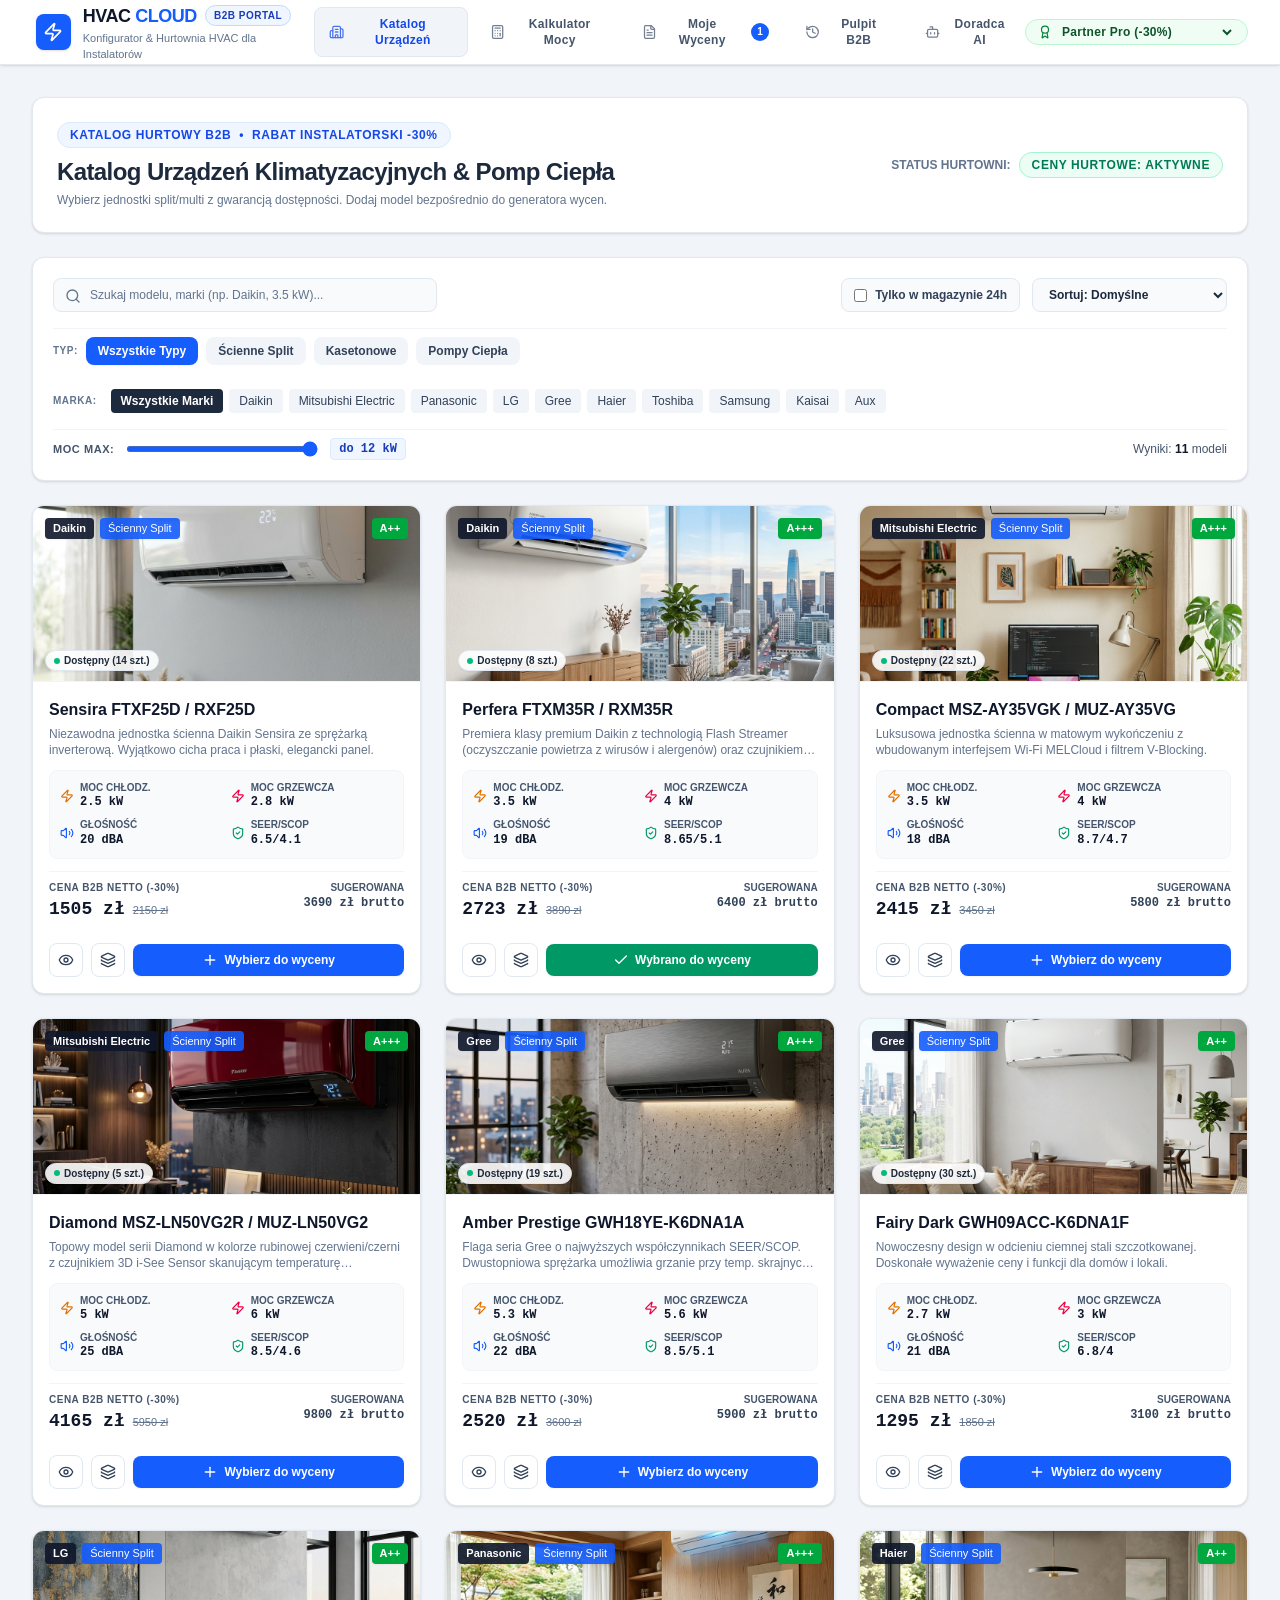
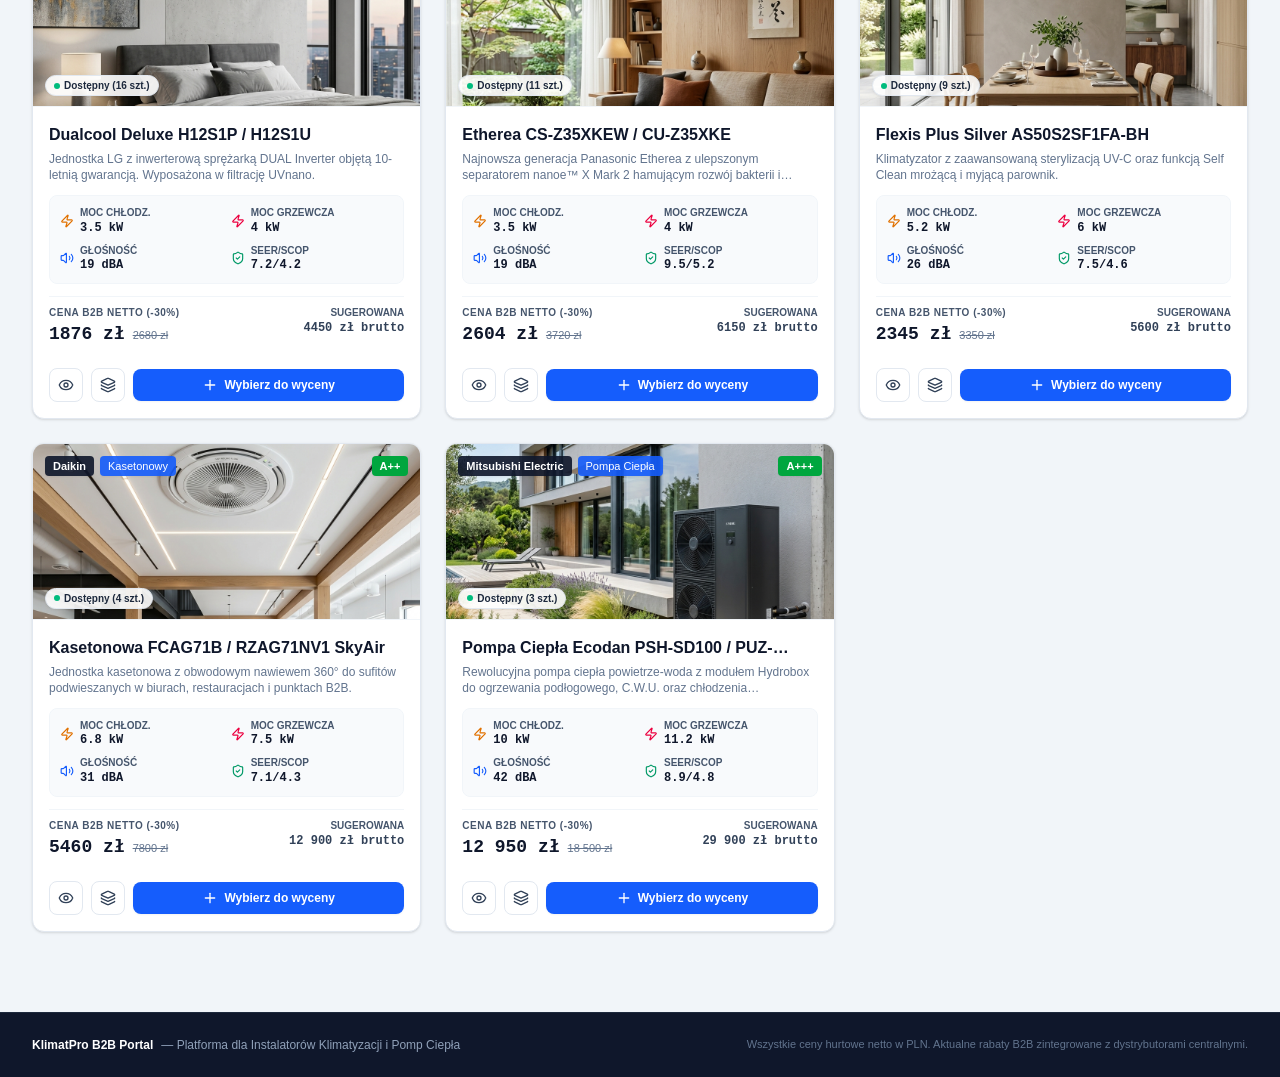
<file: index.html>
<!doctype html>
<html lang="pl">
  <head>
    <meta charset="UTF-8" />
    <link rel="icon" type="image/svg+xml" href="./favicon.svg" />
    <meta name="viewport" content="width=device-width, initial-scale=1.0" />
    <meta name="theme-color" content="#0f172a" />
    <meta name="description" content="KlimatPro B2B - Profesjonalna hurtownia klimatyzacji, pomp ciepła i konfigurator ofert dla instalatorów HVAC." />
    <meta property="og:title" content="KlimatPro B2B | Konfigurator i Hurtownia HVAC" />
    <meta property="og:description" content="Błyskawiczne generowanie ofert, katalog urządzeń Daikin, Mitsubishi, Gree, LG, Panasonic oraz kalkulator marży dla instalatorów." />
    <meta property="og:image" content="./images/og-klimatpro.png" />
    <meta property="og:type" content="website" />
    <title>KlimatPro B2B | Konfigurator HVAC &amp; Portal Hurtowy</title>
    <script type="module" crossorigin src="./assets/index-DzLiGwO_.js"></script>
    <link rel="modulepreload" crossorigin href="./assets/vendor-react--R1UQ0dS.js">
    <link rel="modulepreload" crossorigin href="./assets/vendor-icons-BHHab4T2.js">
    <link rel="modulepreload" crossorigin href="./assets/vendor-charts-DJMiGGAq.js">
    <link rel="stylesheet" crossorigin href="./assets/index-B7Ql9xi8.css">
  </head>
  <body class="bg-slate-900 text-slate-100 antialiased selection:bg-sky-500 selection:text-white">
    <div id="root"></div>
  </body>
</html>
</file>
<file: assets/index-B7Ql9xi8.css>
/*! tailwindcss v4.3.3 | MIT License | https://tailwindcss.com */@layer properties{@supports (((-webkit-hyphens:none)) and (not (margin-trim:inline))) or ((-moz-orient:inline) and (not (color:rgb(from red r g b)))){*,:before,:after,::backdrop{--tw-space-y-reverse:0;--tw-space-x-reverse:0;--tw-divide-y-reverse:0;--tw-border-style:solid;--tw-gradient-position:initial;--tw-gradient-from:#0000;--tw-gradient-via:#0000;--tw-gradient-to:#0000;--tw-gradient-stops:initial;--tw-gradient-via-stops:initial;--tw-gradient-from-position:0%;--tw-gradient-via-position:50%;--tw-gradient-to-position:100%;--tw-leading:initial;--tw-font-weight:initial;--tw-tracking:initial;--tw-shadow:0 0 #0000;--tw-shadow-color:initial;--tw-shadow-alpha:100%;--tw-inset-shadow:0 0 #0000;--tw-inset-shadow-color:initial;--tw-inset-shadow-alpha:100%;--tw-ring-color:initial;--tw-ring-shadow:0 0 #0000;--tw-inset-ring-color:initial;--tw-inset-ring-shadow:0 0 #0000;--tw-ring-inset:initial;--tw-ring-offset-width:0px;--tw-ring-offset-color:#fff;--tw-ring-offset-shadow:0 0 #0000;--tw-blur:initial;--tw-brightness:initial;--tw-contrast:initial;--tw-grayscale:initial;--tw-hue-rotate:initial;--tw-invert:initial;--tw-opacity:initial;--tw-saturate:initial;--tw-sepia:initial;--tw-drop-shadow:initial;--tw-drop-shadow-color:initial;--tw-drop-shadow-alpha:100%;--tw-drop-shadow-size:initial;--tw-backdrop-blur:initial;--tw-backdrop-brightness:initial;--tw-backdrop-contrast:initial;--tw-backdrop-grayscale:initial;--tw-backdrop-hue-rotate:initial;--tw-backdrop-invert:initial;--tw-backdrop-opacity:initial;--tw-backdrop-saturate:initial;--tw-backdrop-sepia:initial;--tw-duration:initial;--tw-scale-x:1;--tw-scale-y:1;--tw-scale-z:1}}}@layer theme{:root,:host{--font-sans:-apple-system, BlinkMacSystemFont, "Segoe UI", Roboto, "Helvetica Neue", "Noto Sans", Arial, sans-serif, "Apple Color Emoji", "Segoe UI Emoji", "Segoe UI Symbol", "Noto Color Emoji";--font-mono:ui-monospace, SFMono-Regular, Menlo, Monaco, Consolas, "Liberation Mono", "Courier New", monospace;--color-amber-50:oklch(98.7% .022 95.277);--color-amber-100:oklch(96.2% .059 95.617);--color-amber-200:oklch(92.4% .12 95.746);--color-amber-300:oklch(87.9% .169 91.605);--color-amber-400:oklch(82.8% .189 84.429);--color-amber-500:oklch(76.9% .188 70.08);--color-amber-600:oklch(66.6% .179 58.318);--color-amber-700:oklch(55.5% .163 48.998);--color-amber-800:oklch(47.3% .137 46.201);--color-amber-950:oklch(27.9% .077 45.635);--color-green-50:oklch(98.2% .018 155.826);--color-green-200:oklch(92.5% .084 155.995);--color-green-600:oklch(62.7% .194 149.214);--color-green-700:oklch(52.7% .154 150.069);--color-green-800:oklch(44.8% .119 151.328);--color-green-900:oklch(39.3% .095 152.535);--color-emerald-50:oklch(97.9% .021 166.113);--color-emerald-200:oklch(90.5% .093 164.15);--color-emerald-300:oklch(84.5% .143 164.978);--color-emerald-400:oklch(76.5% .177 163.223);--color-emerald-500:oklch(69.6% .17 162.48);--color-emerald-600:oklch(59.6% .145 163.225);--color-emerald-700:oklch(50.8% .118 165.612);--color-emerald-800:oklch(43.2% .095 166.913);--color-emerald-950:oklch(26.2% .051 172.552);--color-teal-50:oklch(98.4% .014 180.72);--color-teal-300:oklch(85.5% .138 181.071);--color-teal-600:oklch(60% .118 184.704);--color-teal-800:oklch(43.7% .078 188.216);--color-sky-50:oklch(97.7% .013 236.62);--color-sky-100:oklch(95.1% .026 236.824);--color-sky-200:oklch(90.1% .058 230.902);--color-sky-300:oklch(82.8% .111 230.318);--color-sky-400:oklch(74.6% .16 232.661);--color-sky-500:oklch(68.5% .169 237.323);--color-sky-600:oklch(58.8% .158 241.966);--color-sky-700:oklch(50% .134 242.749);--color-sky-800:oklch(44.3% .11 240.79);--color-sky-900:oklch(39.1% .09 240.876);--color-sky-950:oklch(29.3% .066 243.157);--color-blue-50:oklch(97% .014 254.604);--color-blue-100:oklch(93.2% .032 255.585);--color-blue-200:oklch(88.2% .059 254.128);--color-blue-400:oklch(70.7% .165 254.624);--color-blue-500:oklch(62.3% .214 259.815);--color-blue-600:oklch(54.6% .245 262.881);--color-blue-700:oklch(48.8% .243 264.376);--color-blue-800:oklch(42.4% .199 265.638);--color-blue-900:oklch(37.9% .146 265.522);--color-indigo-400:oklch(67.3% .182 276.935);--color-indigo-600:oklch(51.1% .262 276.966);--color-indigo-700:oklch(45.7% .24 277.023);--color-indigo-950:oklch(25.7% .09 281.288);--color-purple-50:oklch(97.7% .014 308.299);--color-purple-200:oklch(90.2% .063 306.703);--color-purple-300:oklch(82.7% .119 306.383);--color-purple-500:oklch(62.7% .265 303.9);--color-purple-600:oklch(55.8% .288 302.321);--color-purple-700:oklch(49.6% .265 301.924);--color-purple-800:oklch(43.8% .218 303.724);--color-purple-900:oklch(38.1% .176 304.987);--color-rose-50:oklch(96.9% .015 12.422);--color-rose-200:oklch(89.2% .058 10.001);--color-rose-400:oklch(71.2% .194 13.428);--color-rose-600:oklch(58.6% .253 17.585);--color-rose-700:oklch(51.4% .222 16.935);--color-slate-50:oklch(98.4% .003 247.858);--color-slate-100:oklch(96.8% .007 247.896);--color-slate-200:oklch(92.9% .013 255.508);--color-slate-300:oklch(86.9% .022 252.894);--color-slate-400:oklch(70.4% .04 256.788);--color-slate-500:oklch(55.4% .046 257.417);--color-slate-600:oklch(44.6% .043 257.281);--color-slate-700:oklch(37.2% .044 257.287);--color-slate-800:oklch(27.9% .041 260.031);--color-slate-900:oklch(20.8% .042 265.755);--color-slate-950:oklch(12.9% .042 264.695);--color-white:#fff;--spacing:.25rem;--container-md:28rem;--container-xl:36rem;--container-3xl:48rem;--container-4xl:56rem;--container-7xl:80rem;--text-xs:.75rem;--text-xs--line-height:calc(1 / .75);--text-sm:.875rem;--text-sm--line-height:calc(1.25 / .875);--text-base:1rem;--text-base--line-height: 1.5 ;--text-lg:1.125rem;--text-lg--line-height:calc(1.75 / 1.125);--text-xl:1.25rem;--text-xl--line-height:calc(1.75 / 1.25);--text-2xl:1.5rem;--text-2xl--line-height:calc(2 / 1.5);--text-3xl:1.875rem;--text-3xl--line-height: 1.2 ;--font-weight-normal:400;--font-weight-medium:500;--font-weight-semibold:600;--font-weight-bold:700;--font-weight-extrabold:800;--font-weight-black:900;--tracking-tight:-.025em;--tracking-wide:.025em;--tracking-wider:.05em;--leading-relaxed:1.625;--radius-md:.375rem;--radius-lg:.5rem;--radius-xl:.75rem;--radius-2xl:1rem;--radius-3xl:1.5rem;--animate-spin:spin 1s linear infinite;--animate-pulse:pulse 2s cubic-bezier(.4, 0, .6, 1) infinite;--animate-bounce:bounce 1s infinite;--blur-sm:8px;--default-transition-duration:.15s;--default-transition-timing-function:cubic-bezier(.4, 0, .2, 1);--default-font-family:var(--font-sans);--default-mono-font-family:var(--font-mono)}}@layer base{*,:after,:before,::backdrop{box-sizing:border-box;border:0 solid;margin:0;padding:0}::file-selector-button{box-sizing:border-box;border:0 solid;margin:0;padding:0}html,:host{-webkit-text-size-adjust:100%;tab-size:4;line-height:1.5;font-family:var(--default-font-family,-apple-system, BlinkMacSystemFont, "Segoe UI", Roboto, "Helvetica Neue", "Noto Sans", Arial, sans-serif, "Apple Color Emoji", "Segoe UI Emoji", "Segoe UI Symbol", "Noto Color Emoji");font-feature-settings:var(--default-font-feature-settings,normal);font-variation-settings:var(--default-font-variation-settings,normal);-webkit-tap-highlight-color:transparent}hr{height:0;color:inherit;border-top-width:1px}abbr:where([title]){-webkit-text-decoration:underline dotted;text-decoration:underline dotted}h1,h2,h3,h4,h5,h6{font-size:inherit;font-weight:inherit}a{color:inherit;-webkit-text-decoration:inherit;text-decoration:inherit}b,strong{font-weight:bolder}code,kbd,samp,pre{font-family:var(--default-mono-font-family,ui-monospace, SFMono-Regular, Menlo, Monaco, Consolas, "Liberation Mono", "Courier New", monospace);font-feature-settings:var(--default-mono-font-feature-settings,normal);font-variation-settings:var(--default-mono-font-variation-settings,normal);font-size:1em}small{font-size:80%}sub,sup{vertical-align:baseline;font-size:75%;line-height:0;position:relative}sub{bottom:-.25em}sup{top:-.5em}table{text-indent:0;border-color:inherit;border-collapse:collapse}:-moz-focusring:where(:not(iframe)){outline:auto}progress{vertical-align:baseline}summary{display:list-item}ol,ul,menu{list-style:none}img,svg,video,canvas,audio,iframe,embed,object{vertical-align:middle;display:block}img,video{max-width:100%;height:auto}button,input,select,optgroup,textarea{font:inherit;font-feature-settings:inherit;font-variation-settings:inherit;letter-spacing:inherit;color:inherit;opacity:1;background-color:#0000;border-radius:0}::file-selector-button{font:inherit;font-feature-settings:inherit;font-variation-settings:inherit;letter-spacing:inherit;color:inherit;opacity:1;background-color:#0000;border-radius:0}:where(select:is([multiple],[size])) optgroup{font-weight:bolder}:where(select:is([multiple],[size])) optgroup option{padding-inline-start:20px}::file-selector-button{margin-inline-end:4px}::placeholder{opacity:1}@supports (not ((-webkit-appearance:-apple-pay-button))) or (contain-intrinsic-size:1px){::placeholder{color:currentColor}@supports (color:color-mix(in lab,red,red)){::placeholder{color:color-mix(in oklab,currentcolor 50%,transparent)}}}textarea{resize:vertical}::-webkit-search-decoration{-webkit-appearance:none}::-webkit-date-and-time-value{min-height:1lh;text-align:inherit}::-webkit-datetime-edit{display:inline-flex}::-webkit-datetime-edit-fields-wrapper{padding:0}::-webkit-datetime-edit{padding-block:0}::-webkit-datetime-edit-year-field{padding-block:0}::-webkit-datetime-edit-month-field{padding-block:0}::-webkit-datetime-edit-day-field{padding-block:0}::-webkit-datetime-edit-hour-field{padding-block:0}::-webkit-datetime-edit-minute-field{padding-block:0}::-webkit-datetime-edit-second-field{padding-block:0}::-webkit-datetime-edit-millisecond-field{padding-block:0}::-webkit-datetime-edit-meridiem-field{padding-block:0}::-webkit-calendar-picker-indicator{line-height:1}:-moz-ui-invalid{box-shadow:none}button,input:where([type=button],[type=reset],[type=submit]){appearance:button}::file-selector-button{appearance:button}::-webkit-inner-spin-button{height:auto}::-webkit-outer-spin-button{height:auto}[hidden]:where(:not([hidden=until-found])){display:none!important}}@layer components;@layer utilities{.sr-only{clip-path:inset(50%);white-space:nowrap;border-width:0;width:1px;height:1px;margin:-1px;padding:0;position:absolute;overflow:hidden}.absolute{position:absolute}.fixed{position:fixed}.relative{position:relative}.static{position:static}.sticky{position:sticky}.inset-0{inset:0}.inset-x-0{inset-inline:0}.-top-1{top:calc(var(--spacing) * -1)}.top-0{top:0}.top-2\.5{top:calc(var(--spacing) * 2.5)}.top-3{top:calc(var(--spacing) * 3)}.top-4{top:calc(var(--spacing) * 4)}.top-20{top:calc(var(--spacing) * 20)}.right-1{right:var(--spacing)}.right-3{right:calc(var(--spacing) * 3)}.right-4{right:calc(var(--spacing) * 4)}.right-6{right:calc(var(--spacing) * 6)}.bottom-0{bottom:0}.bottom-2\.5{bottom:calc(var(--spacing) * 2.5)}.bottom-6{bottom:calc(var(--spacing) * 6)}.left-3{left:calc(var(--spacing) * 3)}.left-3\.5{left:calc(var(--spacing) * 3.5)}.z-10{z-index:10}.z-40{z-index:40}.z-50{z-index:50}.col-span-2{grid-column:span 2/span 2}.mx-auto{margin-inline:auto}.my-3{margin-block:calc(var(--spacing) * 3)}.my-8{margin-block:calc(var(--spacing) * 8)}.mt-0\.5{margin-top:calc(var(--spacing) * .5)}.mt-1{margin-top:var(--spacing)}.mt-2{margin-top:calc(var(--spacing) * 2)}.mt-3{margin-top:calc(var(--spacing) * 3)}.mt-4{margin-top:calc(var(--spacing) * 4)}.mt-12{margin-top:calc(var(--spacing) * 12)}.mr-1\.5{margin-right:calc(var(--spacing) * 1.5)}.mr-2{margin-right:calc(var(--spacing) * 2)}.mb-1{margin-bottom:var(--spacing)}.mb-1\.5{margin-bottom:calc(var(--spacing) * 1.5)}.mb-2{margin-bottom:calc(var(--spacing) * 2)}.mb-3{margin-bottom:calc(var(--spacing) * 3)}.mb-4{margin-bottom:calc(var(--spacing) * 4)}.mb-6{margin-bottom:calc(var(--spacing) * 6)}.mb-8{margin-bottom:calc(var(--spacing) * 8)}.ml-1{margin-left:var(--spacing)}.line-clamp-1{-webkit-line-clamp:1;-webkit-box-orient:vertical;display:-webkit-box;overflow:hidden}.line-clamp-2{-webkit-line-clamp:2;-webkit-box-orient:vertical;display:-webkit-box;overflow:hidden}.block{display:block}.contents{display:contents}.flex{display:flex}.grid{display:grid}.hidden{display:none}.inline-block{display:inline-block}.inline-flex{display:inline-flex}.h-1\.5{height:calc(var(--spacing) * 1.5)}.h-2{height:calc(var(--spacing) * 2)}.h-2\.5{height:calc(var(--spacing) * 2.5)}.h-3{height:calc(var(--spacing) * 3)}.h-3\.5{height:calc(var(--spacing) * 3.5)}.h-4{height:calc(var(--spacing) * 4)}.h-5{height:calc(var(--spacing) * 5)}.h-6{height:calc(var(--spacing) * 6)}.h-8{height:calc(var(--spacing) * 8)}.h-9{height:calc(var(--spacing) * 9)}.h-10{height:calc(var(--spacing) * 10)}.h-16{height:calc(var(--spacing) * 16)}.h-44{height:calc(var(--spacing) * 44)}.h-48{height:calc(var(--spacing) * 48)}.h-64{height:calc(var(--spacing) * 64)}.h-\[600px\]{height:600px}.h-full{height:100%}.max-h-\[85vh\]{max-height:85vh}.max-h-\[90vh\]{max-height:90vh}.min-h-\[32px\]{min-height:32px}.min-h-screen{min-height:100vh}.w-1\.5{width:calc(var(--spacing) * 1.5)}.w-2{width:calc(var(--spacing) * 2)}.w-2\.5{width:calc(var(--spacing) * 2.5)}.w-3{width:calc(var(--spacing) * 3)}.w-3\.5{width:calc(var(--spacing) * 3.5)}.w-4{width:calc(var(--spacing) * 4)}.w-5{width:calc(var(--spacing) * 5)}.w-6{width:calc(var(--spacing) * 6)}.w-8{width:calc(var(--spacing) * 8)}.w-9{width:calc(var(--spacing) * 9)}.w-10{width:calc(var(--spacing) * 10)}.w-12{width:calc(var(--spacing) * 12)}.w-16{width:calc(var(--spacing) * 16)}.w-20{width:calc(var(--spacing) * 20)}.w-28{width:calc(var(--spacing) * 28)}.w-32{width:calc(var(--spacing) * 32)}.w-48{width:calc(var(--spacing) * 48)}.w-72{width:calc(var(--spacing) * 72)}.w-full{width:100%}.max-w-3xl{max-width:var(--container-3xl)}.max-w-4xl{max-width:var(--container-4xl)}.max-w-7xl{max-width:var(--container-7xl)}.max-w-md{max-width:var(--container-md)}.max-w-xl{max-width:var(--container-xl)}.min-w-\[140px\]{min-width:140px}.min-w-\[600px\]{min-width:600px}.flex-1{flex:1}.shrink-0{flex-shrink:0}.border-collapse{border-collapse:collapse}.animate-bounce{animation:var(--animate-bounce)}.animate-pulse{animation:var(--animate-pulse)}.animate-spin{animation:var(--animate-spin)}.cursor-pointer{cursor:pointer}.list-disc{list-style-type:disc}.grid-cols-1{grid-template-columns:repeat(1,minmax(0,1fr))}.grid-cols-2{grid-template-columns:repeat(2,minmax(0,1fr))}.grid-cols-4{grid-template-columns:repeat(4,minmax(0,1fr))}.flex-col{flex-direction:column}.flex-wrap{flex-wrap:wrap}.items-baseline{align-items:baseline}.items-center{align-items:center}.items-end{align-items:flex-end}.items-start{align-items:flex-start}.justify-around{justify-content:space-around}.justify-between{justify-content:space-between}.justify-center{justify-content:center}.justify-end{justify-content:flex-end}.justify-start{justify-content:flex-start}.gap-1\.5{gap:calc(var(--spacing) * 1.5)}.gap-2{gap:calc(var(--spacing) * 2)}.gap-3{gap:calc(var(--spacing) * 3)}.gap-4{gap:calc(var(--spacing) * 4)}.gap-6{gap:calc(var(--spacing) * 6)}.gap-8{gap:calc(var(--spacing) * 8)}:where(.space-y-0\.5>:not(:last-child)){--tw-space-y-reverse:0;margin-block-start:calc(calc(var(--spacing) * .5) * var(--tw-space-y-reverse));margin-block-end:calc(calc(var(--spacing) * .5) * calc(1 - var(--tw-space-y-reverse)))}:where(.space-y-1>:not(:last-child)){--tw-space-y-reverse:0;margin-block-start:calc(var(--spacing) * var(--tw-space-y-reverse));margin-block-end:calc(var(--spacing) * calc(1 - var(--tw-space-y-reverse)))}:where(.space-y-2>:not(:last-child)){--tw-space-y-reverse:0;margin-block-start:calc(calc(var(--spacing) * 2) * var(--tw-space-y-reverse));margin-block-end:calc(calc(var(--spacing) * 2) * calc(1 - var(--tw-space-y-reverse)))}:where(.space-y-3>:not(:last-child)){--tw-space-y-reverse:0;margin-block-start:calc(calc(var(--spacing) * 3) * var(--tw-space-y-reverse));margin-block-end:calc(calc(var(--spacing) * 3) * calc(1 - var(--tw-space-y-reverse)))}:where(.space-y-4>:not(:last-child)){--tw-space-y-reverse:0;margin-block-start:calc(calc(var(--spacing) * 4) * var(--tw-space-y-reverse));margin-block-end:calc(calc(var(--spacing) * 4) * calc(1 - var(--tw-space-y-reverse)))}:where(.space-y-5>:not(:last-child)){--tw-space-y-reverse:0;margin-block-start:calc(calc(var(--spacing) * 5) * var(--tw-space-y-reverse));margin-block-end:calc(calc(var(--spacing) * 5) * calc(1 - var(--tw-space-y-reverse)))}:where(.space-y-6>:not(:last-child)){--tw-space-y-reverse:0;margin-block-start:calc(calc(var(--spacing) * 6) * var(--tw-space-y-reverse));margin-block-end:calc(calc(var(--spacing) * 6) * calc(1 - var(--tw-space-y-reverse)))}:where(.space-x-1>:not(:last-child)){--tw-space-x-reverse:0;margin-inline-start:calc(var(--spacing) * var(--tw-space-x-reverse));margin-inline-end:calc(var(--spacing) * calc(1 - var(--tw-space-x-reverse)))}:where(.space-x-1\.5>:not(:last-child)){--tw-space-x-reverse:0;margin-inline-start:calc(calc(var(--spacing) * 1.5) * var(--tw-space-x-reverse));margin-inline-end:calc(calc(var(--spacing) * 1.5) * calc(1 - var(--tw-space-x-reverse)))}:where(.space-x-2>:not(:last-child)){--tw-space-x-reverse:0;margin-inline-start:calc(calc(var(--spacing) * 2) * var(--tw-space-x-reverse));margin-inline-end:calc(calc(var(--spacing) * 2) * calc(1 - var(--tw-space-x-reverse)))}:where(.space-x-3>:not(:last-child)){--tw-space-x-reverse:0;margin-inline-start:calc(calc(var(--spacing) * 3) * var(--tw-space-x-reverse));margin-inline-end:calc(calc(var(--spacing) * 3) * calc(1 - var(--tw-space-x-reverse)))}:where(.space-x-4>:not(:last-child)){--tw-space-x-reverse:0;margin-inline-start:calc(calc(var(--spacing) * 4) * var(--tw-space-x-reverse));margin-inline-end:calc(calc(var(--spacing) * 4) * calc(1 - var(--tw-space-x-reverse)))}:where(.divide-y>:not(:last-child)){--tw-divide-y-reverse:0;border-bottom-style:var(--tw-border-style);border-top-style:var(--tw-border-style);border-top-width:calc(1px * var(--tw-divide-y-reverse));border-bottom-width:calc(1px * calc(1 - var(--tw-divide-y-reverse)))}:where(.divide-slate-100>:not(:last-child)){border-color:var(--color-slate-100)}.overflow-hidden{overflow:hidden}.overflow-x-auto{overflow-x:auto}.overflow-y-auto{overflow-y:auto}.rounded{border-radius:.25rem}.rounded-2xl{border-radius:var(--radius-2xl)}.rounded-3xl{border-radius:var(--radius-3xl)}.rounded-full{border-radius:3.40282e38px}.rounded-lg{border-radius:var(--radius-lg)}.rounded-md{border-radius:var(--radius-md)}.rounded-xl{border-radius:var(--radius-xl)}.rounded-tl-none{border-top-left-radius:0}.rounded-tr-none{border-top-right-radius:0}.border{border-style:var(--tw-border-style);border-width:1px}.border-2{border-style:var(--tw-border-style);border-width:2px}.border-t{border-top-style:var(--tw-border-style);border-top-width:1px}.border-t-2{border-top-style:var(--tw-border-style);border-top-width:2px}.border-r{border-right-style:var(--tw-border-style);border-right-width:1px}.border-b{border-bottom-style:var(--tw-border-style);border-bottom-width:1px}.border-b-2{border-bottom-style:var(--tw-border-style);border-bottom-width:2px}.border-l{border-left-style:var(--tw-border-style);border-left-width:1px}.border-dashed{--tw-border-style:dashed;border-style:dashed}.border-amber-200{border-color:var(--color-amber-200)}.border-amber-300{border-color:var(--color-amber-300)}.border-blue-100{border-color:var(--color-blue-100)}.border-blue-200{border-color:var(--color-blue-200)}.border-blue-500{border-color:var(--color-blue-500)}.border-blue-600{border-color:var(--color-blue-600)}.border-emerald-200{border-color:var(--color-emerald-200)}.border-emerald-500\/30{border-color:#00bb7f4d}@supports (color:color-mix(in lab,red,red)){.border-emerald-500\/30{border-color:color-mix(in oklab,var(--color-emerald-500) 30%,transparent)}}.border-emerald-800{border-color:var(--color-emerald-800)}.border-green-200{border-color:var(--color-green-200)}.border-purple-200{border-color:var(--color-purple-200)}.border-purple-500\/30{border-color:#ac4bff4d}@supports (color:color-mix(in lab,red,red)){.border-purple-500\/30{border-color:color-mix(in oklab,var(--color-purple-500) 30%,transparent)}}.border-purple-800\/40{border-color:#6e11b066}@supports (color:color-mix(in lab,red,red)){.border-purple-800\/40{border-color:color-mix(in oklab,var(--color-purple-800) 40%,transparent)}}.border-rose-200{border-color:var(--color-rose-200)}.border-sky-200{border-color:var(--color-sky-200)}.border-sky-500{border-color:var(--color-sky-500)}.border-sky-500\/30{border-color:#00a5ef4d}@supports (color:color-mix(in lab,red,red)){.border-sky-500\/30{border-color:color-mix(in oklab,var(--color-sky-500) 30%,transparent)}}.border-slate-100{border-color:var(--color-slate-100)}.border-slate-200{border-color:var(--color-slate-200)}.border-slate-300{border-color:var(--color-slate-300)}.border-slate-700{border-color:var(--color-slate-700)}.border-slate-700\/60{border-color:#31415899}@supports (color:color-mix(in lab,red,red)){.border-slate-700\/60{border-color:color-mix(in oklab,var(--color-slate-700) 60%,transparent)}}.border-slate-700\/80{border-color:#314158cc}@supports (color:color-mix(in lab,red,red)){.border-slate-700\/80{border-color:color-mix(in oklab,var(--color-slate-700) 80%,transparent)}}.border-slate-800{border-color:var(--color-slate-800)}.border-slate-900{border-color:var(--color-slate-900)}.border-teal-300{border-color:var(--color-teal-300)}.bg-amber-50{background-color:var(--color-amber-50)}.bg-amber-100{background-color:var(--color-amber-100)}.bg-blue-50{background-color:var(--color-blue-50)}.bg-blue-50\/50{background-color:#eff6ff80}@supports (color:color-mix(in lab,red,red)){.bg-blue-50\/50{background-color:color-mix(in oklab,var(--color-blue-50) 50%,transparent)}}.bg-blue-600{background-color:var(--color-blue-600)}.bg-blue-600\/90{background-color:#155dfce6}@supports (color:color-mix(in lab,red,red)){.bg-blue-600\/90{background-color:color-mix(in oklab,var(--color-blue-600) 90%,transparent)}}.bg-emerald-50{background-color:var(--color-emerald-50)}.bg-emerald-500{background-color:var(--color-emerald-500)}.bg-emerald-500\/20{background-color:#00bb7f33}@supports (color:color-mix(in lab,red,red)){.bg-emerald-500\/20{background-color:color-mix(in oklab,var(--color-emerald-500) 20%,transparent)}}.bg-emerald-600{background-color:var(--color-emerald-600)}.bg-emerald-950{background-color:var(--color-emerald-950)}.bg-green-50{background-color:var(--color-green-50)}.bg-green-600{background-color:var(--color-green-600)}.bg-purple-50{background-color:var(--color-purple-50)}.bg-purple-500\/20{background-color:#ac4bff33}@supports (color:color-mix(in lab,red,red)){.bg-purple-500\/20{background-color:color-mix(in oklab,var(--color-purple-500) 20%,transparent)}}.bg-purple-700{background-color:var(--color-purple-700)}.bg-rose-50{background-color:var(--color-rose-50)}.bg-sky-50{background-color:var(--color-sky-50)}.bg-sky-50\/80{background-color:#f0f9ffcc}@supports (color:color-mix(in lab,red,red)){.bg-sky-50\/80{background-color:color-mix(in oklab,var(--color-sky-50) 80%,transparent)}}.bg-sky-100{background-color:var(--color-sky-100)}.bg-sky-500{background-color:var(--color-sky-500)}.bg-sky-500\/20{background-color:#00a5ef33}@supports (color:color-mix(in lab,red,red)){.bg-sky-500\/20{background-color:color-mix(in oklab,var(--color-sky-500) 20%,transparent)}}.bg-sky-600{background-color:var(--color-sky-600)}.bg-sky-700{background-color:var(--color-sky-700)}.bg-slate-50{background-color:var(--color-slate-50)}.bg-slate-50\/50{background-color:#f8fafc80}@supports (color:color-mix(in lab,red,red)){.bg-slate-50\/50{background-color:color-mix(in oklab,var(--color-slate-50) 50%,transparent)}}.bg-slate-100{background-color:var(--color-slate-100)}.bg-slate-200{background-color:var(--color-slate-200)}.bg-slate-800{background-color:var(--color-slate-800)}.bg-slate-800\/30{background-color:#1d293d4d}@supports (color:color-mix(in lab,red,red)){.bg-slate-800\/30{background-color:color-mix(in oklab,var(--color-slate-800) 30%,transparent)}}.bg-slate-800\/80{background-color:#1d293dcc}@supports (color:color-mix(in lab,red,red)){.bg-slate-800\/80{background-color:color-mix(in oklab,var(--color-slate-800) 80%,transparent)}}.bg-slate-900{background-color:var(--color-slate-900)}.bg-slate-900\/90{background-color:#0f172be6}@supports (color:color-mix(in lab,red,red)){.bg-slate-900\/90{background-color:color-mix(in oklab,var(--color-slate-900) 90%,transparent)}}.bg-slate-950\/70{background-color:#020618b3}@supports (color:color-mix(in lab,red,red)){.bg-slate-950\/70{background-color:color-mix(in oklab,var(--color-slate-950) 70%,transparent)}}.bg-slate-950\/80{background-color:#020618cc}@supports (color:color-mix(in lab,red,red)){.bg-slate-950\/80{background-color:color-mix(in oklab,var(--color-slate-950) 80%,transparent)}}.bg-teal-50{background-color:var(--color-teal-50)}.bg-transparent{background-color:#0000}.bg-white{background-color:var(--color-white)}.bg-white\/20{background-color:#fff3}@supports (color:color-mix(in lab,red,red)){.bg-white\/20{background-color:color-mix(in oklab,var(--color-white) 20%,transparent)}}.bg-white\/90{background-color:#ffffffe6}@supports (color:color-mix(in lab,red,red)){.bg-white\/90{background-color:color-mix(in oklab,var(--color-white) 90%,transparent)}}.bg-gradient-to-r{--tw-gradient-position:to right in oklab;background-image:linear-gradient(var(--tw-gradient-stops))}.bg-gradient-to-t{--tw-gradient-position:to top in oklab;background-image:linear-gradient(var(--tw-gradient-stops))}.from-purple-900{--tw-gradient-from:var(--color-purple-900);--tw-gradient-stops:var(--tw-gradient-via-stops,var(--tw-gradient-position), var(--tw-gradient-from) var(--tw-gradient-from-position), var(--tw-gradient-to) var(--tw-gradient-to-position))}.from-slate-950{--tw-gradient-from:var(--color-slate-950);--tw-gradient-stops:var(--tw-gradient-via-stops,var(--tw-gradient-position), var(--tw-gradient-from) var(--tw-gradient-from-position), var(--tw-gradient-to) var(--tw-gradient-to-position))}.via-indigo-950{--tw-gradient-via:var(--color-indigo-950);--tw-gradient-via-stops:var(--tw-gradient-position), var(--tw-gradient-from) var(--tw-gradient-from-position), var(--tw-gradient-via) var(--tw-gradient-via-position), var(--tw-gradient-to) var(--tw-gradient-to-position);--tw-gradient-stops:var(--tw-gradient-via-stops)}.via-slate-950\/60{--tw-gradient-via:#02061899}@supports (color:color-mix(in lab,red,red)){.via-slate-950\/60{--tw-gradient-via:color-mix(in oklab, var(--color-slate-950) 60%, transparent)}}.via-slate-950\/60{--tw-gradient-via-stops:var(--tw-gradient-position), var(--tw-gradient-from) var(--tw-gradient-from-position), var(--tw-gradient-via) var(--tw-gradient-via-position), var(--tw-gradient-to) var(--tw-gradient-to-position);--tw-gradient-stops:var(--tw-gradient-via-stops)}.to-slate-900{--tw-gradient-to:var(--color-slate-900);--tw-gradient-stops:var(--tw-gradient-via-stops,var(--tw-gradient-position), var(--tw-gradient-from) var(--tw-gradient-from-position), var(--tw-gradient-to) var(--tw-gradient-to-position))}.to-transparent{--tw-gradient-to:transparent;--tw-gradient-stops:var(--tw-gradient-via-stops,var(--tw-gradient-position), var(--tw-gradient-from) var(--tw-gradient-from-position), var(--tw-gradient-to) var(--tw-gradient-to-position))}.object-cover{object-fit:cover}.p-1{padding:var(--spacing)}.p-1\.5{padding:calc(var(--spacing) * 1.5)}.p-2{padding:calc(var(--spacing) * 2)}.p-2\.5{padding:calc(var(--spacing) * 2.5)}.p-3{padding:calc(var(--spacing) * 3)}.p-3\.5{padding:calc(var(--spacing) * 3.5)}.p-4{padding:calc(var(--spacing) * 4)}.p-5{padding:calc(var(--spacing) * 5)}.p-6{padding:calc(var(--spacing) * 6)}.p-8{padding:calc(var(--spacing) * 8)}.p-12{padding:calc(var(--spacing) * 12)}.px-1{padding-inline:var(--spacing)}.px-1\.5{padding-inline:calc(var(--spacing) * 1.5)}.px-2{padding-inline:calc(var(--spacing) * 2)}.px-2\.5{padding-inline:calc(var(--spacing) * 2.5)}.px-3{padding-inline:calc(var(--spacing) * 3)}.px-3\.5{padding-inline:calc(var(--spacing) * 3.5)}.px-4{padding-inline:calc(var(--spacing) * 4)}.px-5{padding-inline:calc(var(--spacing) * 5)}.px-6{padding-inline:calc(var(--spacing) * 6)}.py-0\.5{padding-block:calc(var(--spacing) * .5)}.py-1{padding-block:var(--spacing)}.py-1\.5{padding-block:calc(var(--spacing) * 1.5)}.py-2{padding-block:calc(var(--spacing) * 2)}.py-2\.5{padding-block:calc(var(--spacing) * 2.5)}.py-3{padding-block:calc(var(--spacing) * 3)}.py-6{padding-block:calc(var(--spacing) * 6)}.pt-1{padding-top:var(--spacing)}.pt-2{padding-top:calc(var(--spacing) * 2)}.pt-3{padding-top:calc(var(--spacing) * 3)}.pt-8{padding-top:calc(var(--spacing) * 8)}.pt-16{padding-top:calc(var(--spacing) * 16)}.pr-4{padding-right:calc(var(--spacing) * 4)}.pb-1{padding-bottom:var(--spacing)}.pb-3{padding-bottom:calc(var(--spacing) * 3)}.pb-4{padding-bottom:calc(var(--spacing) * 4)}.pb-6{padding-bottom:calc(var(--spacing) * 6)}.pl-4{padding-left:calc(var(--spacing) * 4)}.pl-9{padding-left:calc(var(--spacing) * 9)}.pl-10{padding-left:calc(var(--spacing) * 10)}.text-center{text-align:center}.text-left{text-align:left}.text-right{text-align:right}.font-mono{font-family:var(--font-mono)}.font-sans{font-family:var(--font-sans)}.text-2xl{font-size:var(--text-2xl);line-height:var(--tw-leading,var(--text-2xl--line-height))}.text-3xl{font-size:var(--text-3xl);line-height:var(--tw-leading,var(--text-3xl--line-height))}.text-base{font-size:var(--text-base);line-height:var(--tw-leading,var(--text-base--line-height))}.text-lg{font-size:var(--text-lg);line-height:var(--tw-leading,var(--text-lg--line-height))}.text-sm{font-size:var(--text-sm);line-height:var(--tw-leading,var(--text-sm--line-height))}.text-xl{font-size:var(--text-xl);line-height:var(--tw-leading,var(--text-xl--line-height))}.text-xs{font-size:var(--text-xs);line-height:var(--tw-leading,var(--text-xs--line-height))}.text-\[9px\]{font-size:9px}.text-\[10px\]{font-size:10px}.text-\[11px\]{font-size:11px}.leading-none{--tw-leading:1;line-height:1}.leading-relaxed{--tw-leading:var(--leading-relaxed);line-height:var(--leading-relaxed)}.font-black{--tw-font-weight:var(--font-weight-black);font-weight:var(--font-weight-black)}.font-bold{--tw-font-weight:var(--font-weight-bold);font-weight:var(--font-weight-bold)}.font-extrabold{--tw-font-weight:var(--font-weight-extrabold);font-weight:var(--font-weight-extrabold)}.font-medium{--tw-font-weight:var(--font-weight-medium);font-weight:var(--font-weight-medium)}.font-normal{--tw-font-weight:var(--font-weight-normal);font-weight:var(--font-weight-normal)}.font-semibold{--tw-font-weight:var(--font-weight-semibold);font-weight:var(--font-weight-semibold)}.tracking-tight{--tw-tracking:var(--tracking-tight);letter-spacing:var(--tracking-tight)}.tracking-wide{--tw-tracking:var(--tracking-wide);letter-spacing:var(--tracking-wide)}.tracking-wider{--tw-tracking:var(--tracking-wider);letter-spacing:var(--tracking-wider)}.whitespace-nowrap{white-space:nowrap}.whitespace-pre-line{white-space:pre-line}.text-amber-300{color:var(--color-amber-300)}.text-amber-400{color:var(--color-amber-400)}.text-amber-500{color:var(--color-amber-500)}.text-amber-600{color:var(--color-amber-600)}.text-amber-700{color:var(--color-amber-700)}.text-amber-800{color:var(--color-amber-800)}.text-amber-950{color:var(--color-amber-950)}.text-blue-400{color:var(--color-blue-400)}.text-blue-600{color:var(--color-blue-600)}.text-blue-700{color:var(--color-blue-700)}.text-blue-800{color:var(--color-blue-800)}.text-blue-900{color:var(--color-blue-900)}.text-emerald-300{color:var(--color-emerald-300)}.text-emerald-400{color:var(--color-emerald-400)}.text-emerald-600{color:var(--color-emerald-600)}.text-emerald-700{color:var(--color-emerald-700)}.text-emerald-800{color:var(--color-emerald-800)}.text-green-700{color:var(--color-green-700)}.text-green-800{color:var(--color-green-800)}.text-green-900{color:var(--color-green-900)}.text-indigo-400{color:var(--color-indigo-400)}.text-indigo-600{color:var(--color-indigo-600)}.text-indigo-700{color:var(--color-indigo-700)}.text-purple-200{color:var(--color-purple-200)}.text-purple-300{color:var(--color-purple-300)}.text-purple-700{color:var(--color-purple-700)}.text-purple-800{color:var(--color-purple-800)}.text-rose-400{color:var(--color-rose-400)}.text-rose-600{color:var(--color-rose-600)}.text-rose-700{color:var(--color-rose-700)}.text-sky-300{color:var(--color-sky-300)}.text-sky-400{color:var(--color-sky-400)}.text-sky-600{color:var(--color-sky-600)}.text-sky-700{color:var(--color-sky-700)}.text-sky-800{color:var(--color-sky-800)}.text-sky-900{color:var(--color-sky-900)}.text-sky-950{color:var(--color-sky-950)}.text-slate-100{color:var(--color-slate-100)}.text-slate-200{color:var(--color-slate-200)}.text-slate-300{color:var(--color-slate-300)}.text-slate-400{color:var(--color-slate-400)}.text-slate-500{color:var(--color-slate-500)}.text-slate-600{color:var(--color-slate-600)}.text-slate-700{color:var(--color-slate-700)}.text-slate-800{color:var(--color-slate-800)}.text-slate-900{color:var(--color-slate-900)}.text-teal-600{color:var(--color-teal-600)}.text-teal-800{color:var(--color-teal-800)}.text-white{color:var(--color-white)}.capitalize{text-transform:capitalize}.uppercase{text-transform:uppercase}.line-through{text-decoration-line:line-through}.antialiased{-webkit-font-smoothing:antialiased;-moz-osx-font-smoothing:grayscale}.accent-amber-400{accent-color:var(--color-amber-400)}.accent-blue-600{accent-color:var(--color-blue-600)}.opacity-40{opacity:.4}.opacity-50{opacity:.5}.opacity-75{opacity:.75}.opacity-80{opacity:.8}.mix-blend-overlay{mix-blend-mode:overlay}.shadow{--tw-shadow:0 1px 3px 0 var(--tw-shadow-color,#0000001a), 0 1px 2px -1px var(--tw-shadow-color,#0000001a);box-shadow:var(--tw-inset-shadow),var(--tw-inset-ring-shadow),var(--tw-ring-offset-shadow),var(--tw-ring-shadow),var(--tw-shadow)}.shadow-2xl{--tw-shadow:0 25px 50px -12px var(--tw-shadow-color,#00000040);box-shadow:var(--tw-inset-shadow),var(--tw-inset-ring-shadow),var(--tw-ring-offset-shadow),var(--tw-ring-shadow),var(--tw-shadow)}.shadow-lg{--tw-shadow:0 10px 15px -3px var(--tw-shadow-color,#0000001a), 0 4px 6px -4px var(--tw-shadow-color,#0000001a);box-shadow:var(--tw-inset-shadow),var(--tw-inset-ring-shadow),var(--tw-ring-offset-shadow),var(--tw-ring-shadow),var(--tw-shadow)}.shadow-md{--tw-shadow:0 4px 6px -1px var(--tw-shadow-color,#0000001a), 0 2px 4px -2px var(--tw-shadow-color,#0000001a);box-shadow:var(--tw-inset-shadow),var(--tw-inset-ring-shadow),var(--tw-ring-offset-shadow),var(--tw-ring-shadow),var(--tw-shadow)}.shadow-sm{--tw-shadow:0 1px 3px 0 var(--tw-shadow-color,#0000001a), 0 1px 2px -1px var(--tw-shadow-color,#0000001a);box-shadow:var(--tw-inset-shadow),var(--tw-inset-ring-shadow),var(--tw-ring-offset-shadow),var(--tw-ring-shadow),var(--tw-shadow)}.shadow-xl{--tw-shadow:0 20px 25px -5px var(--tw-shadow-color,#0000001a), 0 8px 10px -6px var(--tw-shadow-color,#0000001a);box-shadow:var(--tw-inset-shadow),var(--tw-inset-ring-shadow),var(--tw-ring-offset-shadow),var(--tw-ring-shadow),var(--tw-shadow)}.shadow-xs{--tw-shadow:0 1px 2px 0 var(--tw-shadow-color,#0000000d);box-shadow:var(--tw-inset-shadow),var(--tw-inset-ring-shadow),var(--tw-ring-offset-shadow),var(--tw-ring-shadow),var(--tw-shadow)}.shadow-sky-600\/30{--tw-shadow-color:#0084cc4d}@supports (color:color-mix(in lab,red,red)){.shadow-sky-600\/30{--tw-shadow-color:color-mix(in oklab, color-mix(in oklab, var(--color-sky-600) 30%, transparent) var(--tw-shadow-alpha), transparent)}}.filter{filter:var(--tw-blur,) var(--tw-brightness,) var(--tw-contrast,) var(--tw-grayscale,) var(--tw-hue-rotate,) var(--tw-invert,) var(--tw-saturate,) var(--tw-sepia,) var(--tw-drop-shadow,)}.backdrop-blur{--tw-backdrop-blur:blur(8px);-webkit-backdrop-filter:var(--tw-backdrop-blur,) var(--tw-backdrop-brightness,) var(--tw-backdrop-contrast,) var(--tw-backdrop-grayscale,) var(--tw-backdrop-hue-rotate,) var(--tw-backdrop-invert,) var(--tw-backdrop-opacity,) var(--tw-backdrop-saturate,) var(--tw-backdrop-sepia,);backdrop-filter:var(--tw-backdrop-blur,) var(--tw-backdrop-brightness,) var(--tw-backdrop-contrast,) var(--tw-backdrop-grayscale,) var(--tw-backdrop-hue-rotate,) var(--tw-backdrop-invert,) var(--tw-backdrop-opacity,) var(--tw-backdrop-saturate,) var(--tw-backdrop-sepia,)}.backdrop-blur-sm{--tw-backdrop-blur:blur(var(--blur-sm));-webkit-backdrop-filter:var(--tw-backdrop-blur,) var(--tw-backdrop-brightness,) var(--tw-backdrop-contrast,) var(--tw-backdrop-grayscale,) var(--tw-backdrop-hue-rotate,) var(--tw-backdrop-invert,) var(--tw-backdrop-opacity,) var(--tw-backdrop-saturate,) var(--tw-backdrop-sepia,);backdrop-filter:var(--tw-backdrop-blur,) var(--tw-backdrop-brightness,) var(--tw-backdrop-contrast,) var(--tw-backdrop-grayscale,) var(--tw-backdrop-hue-rotate,) var(--tw-backdrop-invert,) var(--tw-backdrop-opacity,) var(--tw-backdrop-saturate,) var(--tw-backdrop-sepia,)}.transition{transition-property:color,background-color,border-color,outline-color,text-decoration-color,fill,stroke,--tw-gradient-from,--tw-gradient-via,--tw-gradient-to,opacity,box-shadow,transform,translate,scale,rotate,filter,-webkit-backdrop-filter,backdrop-filter,display,content-visibility,overlay,pointer-events;transition-timing-function:var(--tw-ease,var(--default-transition-timing-function));transition-duration:var(--tw-duration,var(--default-transition-duration))}.transition-all{transition-property:all;transition-timing-function:var(--tw-ease,var(--default-transition-timing-function));transition-duration:var(--tw-duration,var(--default-transition-duration))}.transition-colors{transition-property:color,background-color,border-color,outline-color,text-decoration-color,fill,stroke,--tw-gradient-from,--tw-gradient-via,--tw-gradient-to;transition-timing-function:var(--tw-ease,var(--default-transition-timing-function));transition-duration:var(--tw-duration,var(--default-transition-duration))}.transition-transform{transition-property:transform,translate,scale,rotate;transition-timing-function:var(--tw-ease,var(--default-transition-timing-function));transition-duration:var(--tw-duration,var(--default-transition-duration))}.duration-200{--tw-duration:.2s;transition-duration:.2s}.duration-300{--tw-duration:.3s;transition-duration:.3s}@media(hover:hover){.group-hover\:scale-102:is(:where(.group):hover *){--tw-scale-x:102%;--tw-scale-y:102%;--tw-scale-z:102%;scale:var(--tw-scale-x) var(--tw-scale-y)}.group-hover\:text-blue-600:is(:where(.group):hover *){color:var(--color-blue-600)}}.selection\:bg-sky-500 ::selection{background-color:var(--color-sky-500)}.selection\:bg-sky-500::selection{background-color:var(--color-sky-500)}.selection\:text-white ::selection{color:var(--color-white)}.selection\:text-white::selection{color:var(--color-white)}.placeholder\:text-slate-500::placeholder{color:var(--color-slate-500)}@media(hover:hover){.hover\:border-slate-300:hover{border-color:var(--color-slate-300)}.hover\:bg-amber-200:hover{background-color:var(--color-amber-200)}.hover\:bg-blue-700:hover{background-color:var(--color-blue-700)}.hover\:bg-emerald-700:hover{background-color:var(--color-emerald-700)}.hover\:bg-purple-50:hover{background-color:var(--color-purple-50)}.hover\:bg-purple-600:hover{background-color:var(--color-purple-600)}.hover\:bg-sky-50:hover{background-color:var(--color-sky-50)}.hover\:bg-sky-500:hover{background-color:var(--color-sky-500)}.hover\:bg-sky-700:hover{background-color:var(--color-sky-700)}.hover\:bg-slate-50:hover{background-color:var(--color-slate-50)}.hover\:bg-slate-50\/80:hover{background-color:#f8fafccc}@supports (color:color-mix(in lab,red,red)){.hover\:bg-slate-50\/80:hover{background-color:color-mix(in oklab,var(--color-slate-50) 80%,transparent)}}.hover\:bg-slate-100:hover{background-color:var(--color-slate-100)}.hover\:bg-slate-200:hover{background-color:var(--color-slate-200)}.hover\:bg-slate-700:hover{background-color:var(--color-slate-700)}.hover\:bg-slate-800:hover{background-color:var(--color-slate-800)}.hover\:bg-white\/30:hover{background-color:#ffffff4d}@supports (color:color-mix(in lab,red,red)){.hover\:bg-white\/30:hover{background-color:color-mix(in oklab,var(--color-white) 30%,transparent)}}.hover\:text-blue-800:hover{color:var(--color-blue-800)}.hover\:text-blue-900:hover{color:var(--color-blue-900)}.hover\:text-indigo-700:hover{color:var(--color-indigo-700)}.hover\:text-purple-800:hover{color:var(--color-purple-800)}.hover\:text-rose-400:hover{color:var(--color-rose-400)}.hover\:text-rose-600:hover{color:var(--color-rose-600)}.hover\:text-sky-700:hover{color:var(--color-sky-700)}.hover\:text-slate-900:hover{color:var(--color-slate-900)}}.focus\:not-sr-only:focus{clip-path:none;white-space:normal;width:auto;height:auto;margin:0;padding:0;position:static;overflow:visible}.focus\:absolute:focus{position:absolute}.focus\:top-2:focus{top:calc(var(--spacing) * 2)}.focus\:left-2:focus{left:calc(var(--spacing) * 2)}.focus\:z-50:focus{z-index:50}.focus\:rounded-lg:focus{border-radius:var(--radius-lg)}.focus\:bg-blue-600:focus{background-color:var(--color-blue-600)}.focus\:px-4:focus{padding-inline:calc(var(--spacing) * 4)}.focus\:py-2:focus{padding-block:calc(var(--spacing) * 2)}.focus\:text-white:focus{color:var(--color-white)}.focus\:ring-2:focus{--tw-ring-shadow:var(--tw-ring-inset,) 0 0 0 calc(2px + var(--tw-ring-offset-width)) var(--tw-ring-color,currentcolor);box-shadow:var(--tw-inset-shadow),var(--tw-inset-ring-shadow),var(--tw-ring-offset-shadow),var(--tw-ring-shadow),var(--tw-shadow)}.focus\:ring-amber-600:focus{--tw-ring-color:var(--color-amber-600)}.focus\:ring-blue-400:focus{--tw-ring-color:var(--color-blue-400)}.focus\:ring-blue-500:focus{--tw-ring-color:var(--color-blue-500)}.focus\:ring-blue-600:focus{--tw-ring-color:var(--color-blue-600)}.focus\:ring-purple-600:focus{--tw-ring-color:var(--color-purple-600)}.focus\:ring-purple-800:focus{--tw-ring-color:var(--color-purple-800)}.focus\:ring-rose-400:focus{--tw-ring-color:var(--color-rose-400)}.focus\:ring-sky-600:focus{--tw-ring-color:var(--color-sky-600)}.focus\:ring-slate-400:focus{--tw-ring-color:var(--color-slate-400)}.focus\:ring-white:focus{--tw-ring-color:var(--color-white)}.focus\:outline-none:focus{--tw-outline-style:none;outline-style:none}.focus-visible\:ring-2:focus-visible{--tw-ring-shadow:var(--tw-ring-inset,) 0 0 0 calc(2px + var(--tw-ring-offset-width)) var(--tw-ring-color,currentcolor);box-shadow:var(--tw-inset-shadow),var(--tw-inset-ring-shadow),var(--tw-ring-offset-shadow),var(--tw-ring-shadow),var(--tw-shadow)}.focus-visible\:ring-blue-600:focus-visible{--tw-ring-color:var(--color-blue-600)}.focus-visible\:ring-green-600:focus-visible{--tw-ring-color:var(--color-green-600)}.focus-visible\:ring-indigo-600:focus-visible{--tw-ring-color:var(--color-indigo-600)}.focus-visible\:ring-slate-800:focus-visible{--tw-ring-color:var(--color-slate-800)}.disabled\:opacity-50:disabled{opacity:.5}@media(min-width:40rem){.sm\:col-span-1{grid-column:span 1/span 1}.sm\:col-span-2{grid-column:span 2/span 2}.sm\:col-span-3{grid-column:span 3/span 3}.sm\:col-span-5{grid-column:span 5/span 5}.sm\:mt-0{margin-top:0}.sm\:block{display:block}.sm\:inline{display:inline}.sm\:w-72{width:calc(var(--spacing) * 72)}.sm\:w-auto{width:auto}.sm\:grid-cols-2{grid-template-columns:repeat(2,minmax(0,1fr))}.sm\:grid-cols-3{grid-template-columns:repeat(3,minmax(0,1fr))}.sm\:grid-cols-4{grid-template-columns:repeat(4,minmax(0,1fr))}.sm\:grid-cols-12{grid-template-columns:repeat(12,minmax(0,1fr))}.sm\:flex-row{flex-direction:row}.sm\:items-center{align-items:center}.sm\:p-6{padding:calc(var(--spacing) * 6)}.sm\:p-8{padding:calc(var(--spacing) * 8)}.sm\:p-12{padding:calc(var(--spacing) * 12)}.sm\:px-6{padding-inline:calc(var(--spacing) * 6)}.sm\:py-8{padding-block:calc(var(--spacing) * 8)}.sm\:text-2xl{font-size:var(--text-2xl);line-height:var(--tw-leading,var(--text-2xl--line-height))}.sm\:text-3xl{font-size:var(--text-3xl);line-height:var(--tw-leading,var(--text-3xl--line-height))}}@media(min-width:48rem){.md\:flex{display:flex}.md\:hidden{display:none}.md\:w-96{width:calc(var(--spacing) * 96)}.md\:w-auto{width:auto}.md\:grid-cols-2{grid-template-columns:repeat(2,minmax(0,1fr))}.md\:flex-row{flex-direction:row}.md\:items-center{align-items:center}.md\:justify-end{justify-content:flex-end}}@media(min-width:64rem){.lg\:col-span-4{grid-column:span 4/span 4}.lg\:col-span-5{grid-column:span 5/span 5}.lg\:col-span-7{grid-column:span 7/span 7}.lg\:col-span-8{grid-column:span 8/span 8}.lg\:grid-cols-3{grid-template-columns:repeat(3,minmax(0,1fr))}.lg\:grid-cols-4{grid-template-columns:repeat(4,minmax(0,1fr))}.lg\:grid-cols-12{grid-template-columns:repeat(12,minmax(0,1fr))}:where(.lg\:space-x-2>:not(:last-child)){--tw-space-x-reverse:0;margin-inline-start:calc(calc(var(--spacing) * 2) * var(--tw-space-x-reverse));margin-inline-end:calc(calc(var(--spacing) * 2) * calc(1 - var(--tw-space-x-reverse)))}.lg\:px-8{padding-inline:calc(var(--spacing) * 8)}}@media print{.print\:m-0{margin:0}.print\:hidden{display:none}.print\:max-w-none{max-width:none}.print\:border-none{--tw-border-style:none;border-style:none}.print\:p-0{padding:0}.print\:shadow-none{--tw-shadow:0 0 #0000;box-shadow:var(--tw-inset-shadow),var(--tw-inset-ring-shadow),var(--tw-ring-offset-shadow),var(--tw-ring-shadow),var(--tw-shadow)}}}@property --tw-space-y-reverse{syntax:"*";inherits:false;initial-value:0}@property --tw-space-x-reverse{syntax:"*";inherits:false;initial-value:0}@property --tw-divide-y-reverse{syntax:"*";inherits:false;initial-value:0}@property --tw-border-style{syntax:"*";inherits:false;initial-value:solid}@property --tw-gradient-position{syntax:"*";inherits:false}@property --tw-gradient-from{syntax:"<color>";inherits:false;initial-value:#0000}@property --tw-gradient-via{syntax:"<color>";inherits:false;initial-value:#0000}@property --tw-gradient-to{syntax:"<color>";inherits:false;initial-value:#0000}@property --tw-gradient-stops{syntax:"*";inherits:false}@property --tw-gradient-via-stops{syntax:"*";inherits:false}@property --tw-gradient-from-position{syntax:"<length-percentage>";inherits:false;initial-value:0%}@property --tw-gradient-via-position{syntax:"<length-percentage>";inherits:false;initial-value:50%}@property --tw-gradient-to-position{syntax:"<length-percentage>";inherits:false;initial-value:100%}@property --tw-leading{syntax:"*";inherits:false}@property --tw-font-weight{syntax:"*";inherits:false}@property --tw-tracking{syntax:"*";inherits:false}@property --tw-shadow{syntax:"*";inherits:false;initial-value:0 0 #0000}@property --tw-shadow-color{syntax:"*";inherits:false}@property --tw-shadow-alpha{syntax:"<percentage>";inherits:false;initial-value:100%}@property --tw-inset-shadow{syntax:"*";inherits:false;initial-value:0 0 #0000}@property --tw-inset-shadow-color{syntax:"*";inherits:false}@property --tw-inset-shadow-alpha{syntax:"<percentage>";inherits:false;initial-value:100%}@property --tw-ring-color{syntax:"*";inherits:false}@property --tw-ring-shadow{syntax:"*";inherits:false;initial-value:0 0 #0000}@property --tw-inset-ring-color{syntax:"*";inherits:false}@property --tw-inset-ring-shadow{syntax:"*";inherits:false;initial-value:0 0 #0000}@property --tw-ring-inset{syntax:"*";inherits:false}@property --tw-ring-offset-width{syntax:"<length>";inherits:false;initial-value:0}@property --tw-ring-offset-color{syntax:"*";inherits:false;initial-value:#fff}@property --tw-ring-offset-shadow{syntax:"*";inherits:false;initial-value:0 0 #0000}@property --tw-blur{syntax:"*";inherits:false}@property --tw-brightness{syntax:"*";inherits:false}@property --tw-contrast{syntax:"*";inherits:false}@property --tw-grayscale{syntax:"*";inherits:false}@property --tw-hue-rotate{syntax:"*";inherits:false}@property --tw-invert{syntax:"*";inherits:false}@property --tw-opacity{syntax:"*";inherits:false}@property --tw-saturate{syntax:"*";inherits:false}@property --tw-sepia{syntax:"*";inherits:false}@property --tw-drop-shadow{syntax:"*";inherits:false}@property --tw-drop-shadow-color{syntax:"*";inherits:false}@property --tw-drop-shadow-alpha{syntax:"<percentage>";inherits:false;initial-value:100%}@property --tw-drop-shadow-size{syntax:"*";inherits:false}@property --tw-backdrop-blur{syntax:"*";inherits:false}@property --tw-backdrop-brightness{syntax:"*";inherits:false}@property --tw-backdrop-contrast{syntax:"*";inherits:false}@property --tw-backdrop-grayscale{syntax:"*";inherits:false}@property --tw-backdrop-hue-rotate{syntax:"*";inherits:false}@property --tw-backdrop-invert{syntax:"*";inherits:false}@property --tw-backdrop-opacity{syntax:"*";inherits:false}@property --tw-backdrop-saturate{syntax:"*";inherits:false}@property --tw-backdrop-sepia{syntax:"*";inherits:false}@property --tw-duration{syntax:"*";inherits:false}@property --tw-scale-x{syntax:"*";inherits:false;initial-value:1}@property --tw-scale-y{syntax:"*";inherits:false;initial-value:1}@property --tw-scale-z{syntax:"*";inherits:false;initial-value:1}@keyframes spin{to{transform:rotate(360deg)}}@keyframes pulse{50%{opacity:.5}}@keyframes bounce{0%,to{animation-timing-function:cubic-bezier(.8,0,1,1);transform:translateY(-25%)}50%{animation-timing-function:cubic-bezier(0,0,.2,1);transform:none}}
</file>
